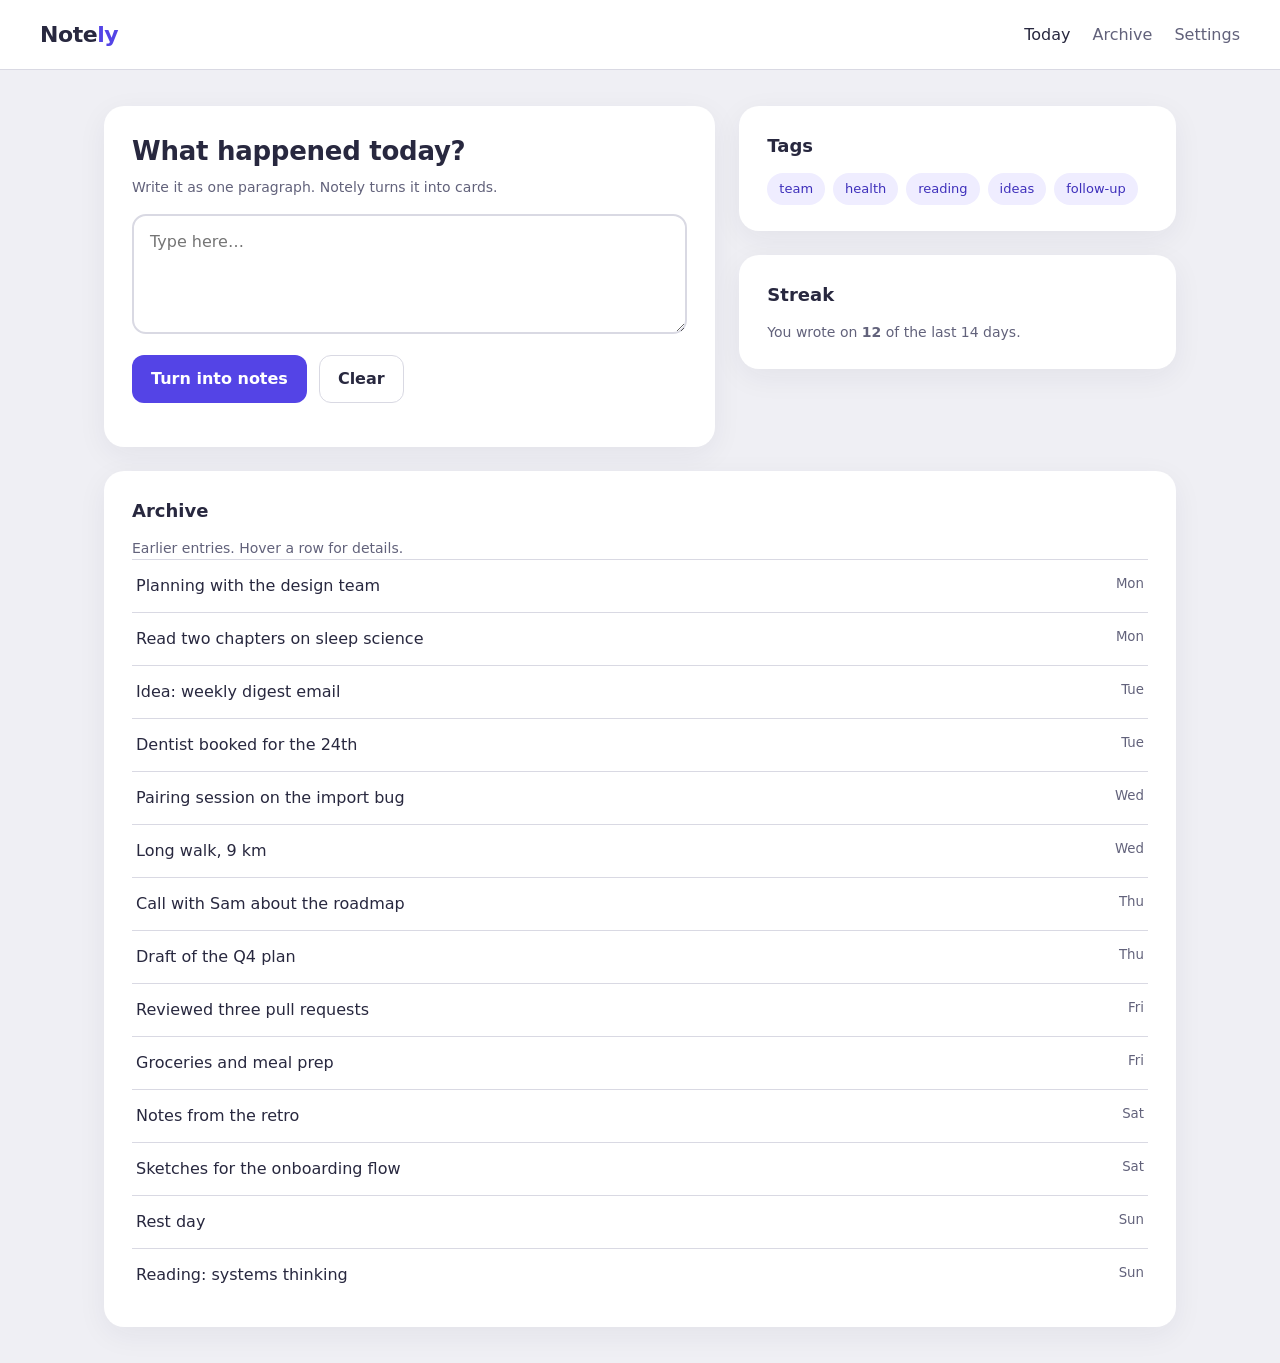
<file: src/screencraft/examples/demo-app/index.html>
<!doctype html>
<html lang="en">
<head>
<meta charset="utf-8" />
<meta name="viewport" content="width=device-width, initial-scale=1" />
<title>Notely — demo app for screencraft</title>
<style>
  :root { color-scheme: light; --accent: #5444E6; --accent-soft: #EFEDFF; --text: #28283F; --text-2: #62627B; --border: #D9D9E3; --bg: #EFEFF4; }
  * { box-sizing: border-box; }
  body { margin: 0; background: var(--bg); color: var(--text); font: 16px/1.5 Inter, system-ui, -apple-system, "Segoe UI", sans-serif; }
  header { display: flex; align-items: center; justify-content: space-between; padding: 18px 40px; background: #fff; border-bottom: 1px solid var(--border); }
  .logo { font-weight: 800; font-size: 22px; letter-spacing: -0.02em; }
  .logo span { color: var(--accent); }
  nav a { margin-left: 22px; color: var(--text-2); text-decoration: none; font-weight: 500; }
  nav a.active { color: var(--text); }
  main { max-width: 1120px; margin: 36px auto; padding: 0 24px; display: grid; grid-template-columns: 1.4fr 1fr; gap: 24px; }
  .card { background: #fff; border-radius: 20px; padding: 26px 28px; box-shadow: 0 8px 30px rgba(40,40,63,.06); }
  h1 { margin: 0 0 6px; font-size: 26px; letter-spacing: -0.01em; }
  h2 { margin: 0 0 14px; font-size: 18px; }
  .muted { color: var(--text-2); font-size: 14px; }
  textarea { width: 100%; min-height: 120px; margin-top: 16px; padding: 14px 16px; border: 2px solid var(--border); border-radius: 14px; font: inherit; resize: vertical; outline: none; }
  textarea:focus { border-color: var(--accent); box-shadow: 0 0 0 4px var(--accent-soft); }
  .row { display: flex; gap: 12px; align-items: center; margin-top: 14px; }
  button { font: inherit; font-weight: 600; border-radius: 12px; border: 1px solid transparent; padding: 11px 18px; cursor: pointer; }
  .primary { background: var(--accent); color: #fff; }
  .primary:disabled { opacity: .55; cursor: default; }
  .ghost { background: #fff; border-color: var(--border); color: var(--text); }
  .notes { display: grid; gap: 12px; margin-top: 18px; }
  .note { position: relative; border: 1px solid var(--border); border-radius: 14px; padding: 14px 16px 14px 18px; background: #fff; opacity: 0; transform: translateY(10px); transition: opacity .35s ease, transform .35s ease; }
  .note.in { opacity: 1; transform: none; }
  .note::before { content: ""; position: absolute; left: 0; top: 14px; bottom: 14px; width: 4px; border-radius: 4px; background: var(--accent); }
  .note b { display: block; font-size: 14px; color: var(--accent); margin-bottom: 4px; text-transform: uppercase; letter-spacing: .06em; }
  .note .pin { position: absolute; right: 12px; top: 12px; width: 34px; height: 34px; border-radius: 10px; border: 1px solid var(--border); background: #fff; display: grid; place-items: center; }
  .note.pinned .pin { background: var(--accent-soft); border-color: var(--accent); }
  .pin svg { width: 18px; height: 18px; fill: none; stroke: var(--text-2); stroke-width: 2; }
  .note.pinned .pin svg { stroke: var(--accent); }
  .status { margin-top: 12px; font-size: 14px; color: #256A44; display: none; }
  .status.show { display: block; }
  .tags { display: flex; flex-wrap: wrap; gap: 8px; }
  .tag { background: var(--accent-soft); color: #3E30BB; border-radius: 999px; padding: 6px 12px; font-size: 13px; font-weight: 500; }
  .archive { grid-column: 1 / -1; }
  .item { display: flex; justify-content: space-between; padding: 14px 4px; border-top: 1px solid var(--border); }
  .item:hover { background: #F7F7FA; }
  .item small { color: var(--text-2); }
  .tip { position: relative; }
  .tip .bubble { position: absolute; left: 50%; bottom: calc(100% + 10px); transform: translateX(-50%); background: #28283F; color: #fff; font-size: 13px; padding: 7px 11px; border-radius: 8px; white-space: nowrap; opacity: 0; pointer-events: none; transition: opacity .2s; }
  .tip:hover .bubble { opacity: 1; }
  .spinner { width: 16px; height: 16px; border: 2px solid rgba(255,255,255,.4); border-top-color: #fff; border-radius: 50%; display: none; animation: spin .8s linear infinite; }
  @keyframes spin { to { transform: rotate(360deg); } }
  .busy .spinner { display: inline-block; }
</style>
</head>
<body>
<header>
  <div class="logo">Note<span>ly</span></div>
  <nav><a class="active" href="#">Today</a><a href="#">Archive</a><a href="#">Settings</a></nav>
</header>
<main>
  <section class="card">
    <h1>What happened today?</h1>
    <div class="muted">Write it as one paragraph. Notely turns it into cards.</div>
    <textarea id="entry" placeholder="Type here…"></textarea>
    <div class="row">
      <button id="make" class="primary"><span class="spinner"></span> Turn into notes</button>
      <button id="clear" class="ghost">Clear</button>
      <span id="status" class="status">✓ 3 notes created</span>
    </div>
    <div id="notes" class="notes"></div>
  </section>
  <aside>
    <section class="card">
      <h2>Tags</h2>
      <div class="tags"><span class="tag">team</span><span class="tag">health</span><span class="tag">reading</span><span class="tag">ideas</span><span class="tag">follow-up</span></div>
    </section>
    <section class="card" style="margin-top:24px">
      <h2>Streak</h2>
      <div class="muted">You wrote on <b>12</b> of the last 14 days.</div>
    </section>
  </aside>
  <section class="card archive" id="archive">
    <h2>Archive</h2>
    <div class="muted">Earlier entries. Hover a row for details.</div>
    <div id="items"></div>
  </section>
</main>
<script>
  const entry = document.getElementById('entry'), make = document.getElementById('make'), notes = document.getElementById('notes'), status = document.getElementById('status');
  const PIN = '<svg viewBox="0 0 24 24"><path d="M12 17v5M8 7h8l-1 6h2l-5 4-5-4h2z"/></svg>';
  make.addEventListener('click', () => {
    const text = entry.value.trim(); if (!text) return;
    make.classList.add('busy'); make.disabled = true;
    setTimeout(() => {
      const parts = text.split(/(?<=[.!?])\s+/).filter(Boolean).slice(0, 3);
      const kinds = ['Meeting', 'Idea', 'Follow-up'];
      notes.innerHTML = '';
      parts.forEach((p, i) => {
        const n = document.createElement('div'); n.className = 'note'; n.id = 'note-' + (i + 1);
        n.innerHTML = `<b>${kinds[i] || 'Note'}</b>${p}<span class="pin tip" role="button" aria-label="Pin note">${PIN}<span class="bubble">Pinned notes stay on top</span></span>`;
        n.querySelector('.pin').addEventListener('click', () => n.classList.toggle('pinned'));
        notes.appendChild(n); requestAnimationFrame(() => setTimeout(() => n.classList.add('in'), 120 * i));
      });
      status.textContent = `✓ ${parts.length} notes created`; status.classList.add('show');
      make.classList.remove('busy'); make.disabled = false;
    }, 700);
  });
  document.getElementById('clear').addEventListener('click', () => { entry.value = ''; notes.innerHTML = ''; status.classList.remove('show'); });
  const items = document.getElementById('items');
  const rows = [['Planning with the design team', 'Mon'], ['Read two chapters on sleep science', 'Mon'], ['Idea: weekly digest email', 'Tue'], ['Dentist booked for the 24th', 'Tue'], ['Pairing session on the import bug', 'Wed'], ['Long walk, 9 km', 'Wed'], ['Call with Sam about the roadmap', 'Thu'], ['Draft of the Q4 plan', 'Thu'], ['Reviewed three pull requests', 'Fri'], ['Groceries and meal prep', 'Fri'], ['Notes from the retro', 'Sat'], ['Sketches for the onboarding flow', 'Sat'], ['Rest day', 'Sun'], ['Reading: systems thinking', 'Sun']];
  rows.forEach(([t, d], i) => { const r = document.createElement('div'); r.className = 'item'; r.id = 'item-' + (i + 1); r.innerHTML = `<span>${t}</span><small>${d}</small>`; items.appendChild(r); });
</script>
</body>
</html>
</file>
